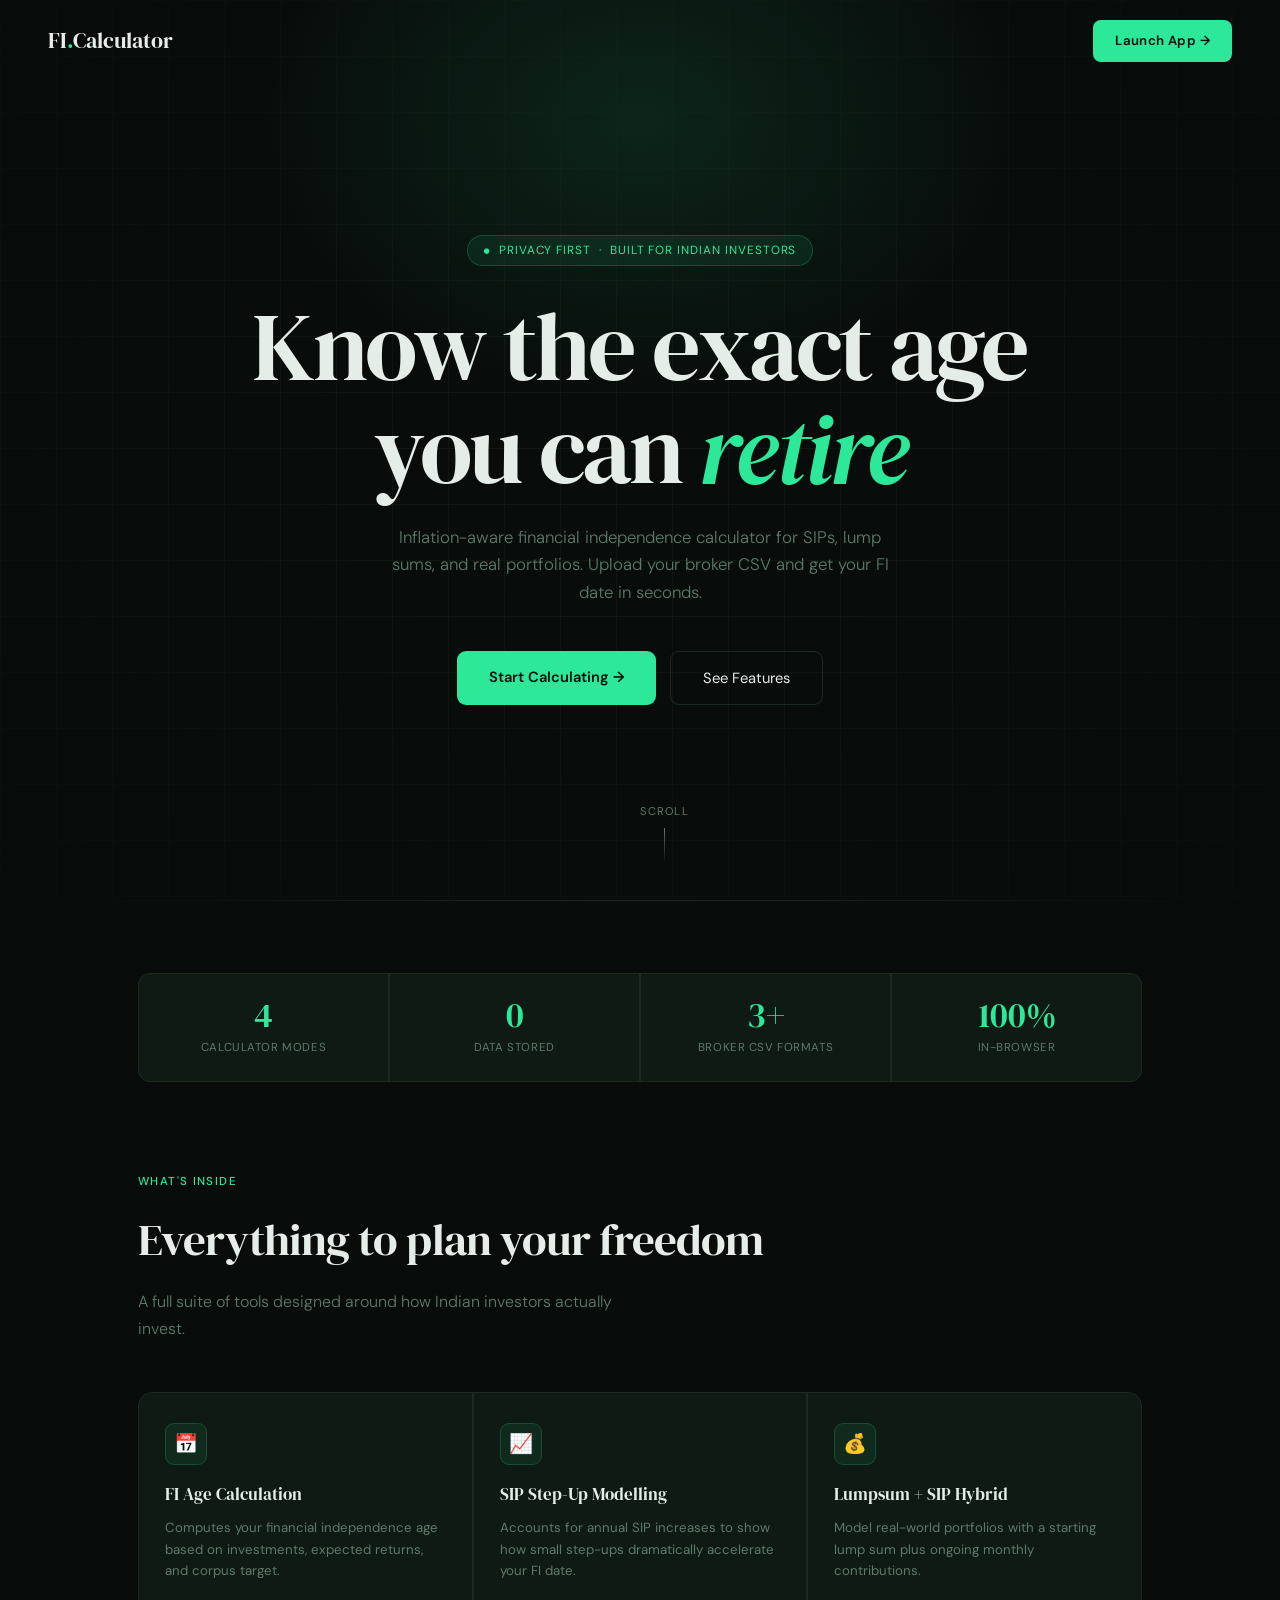
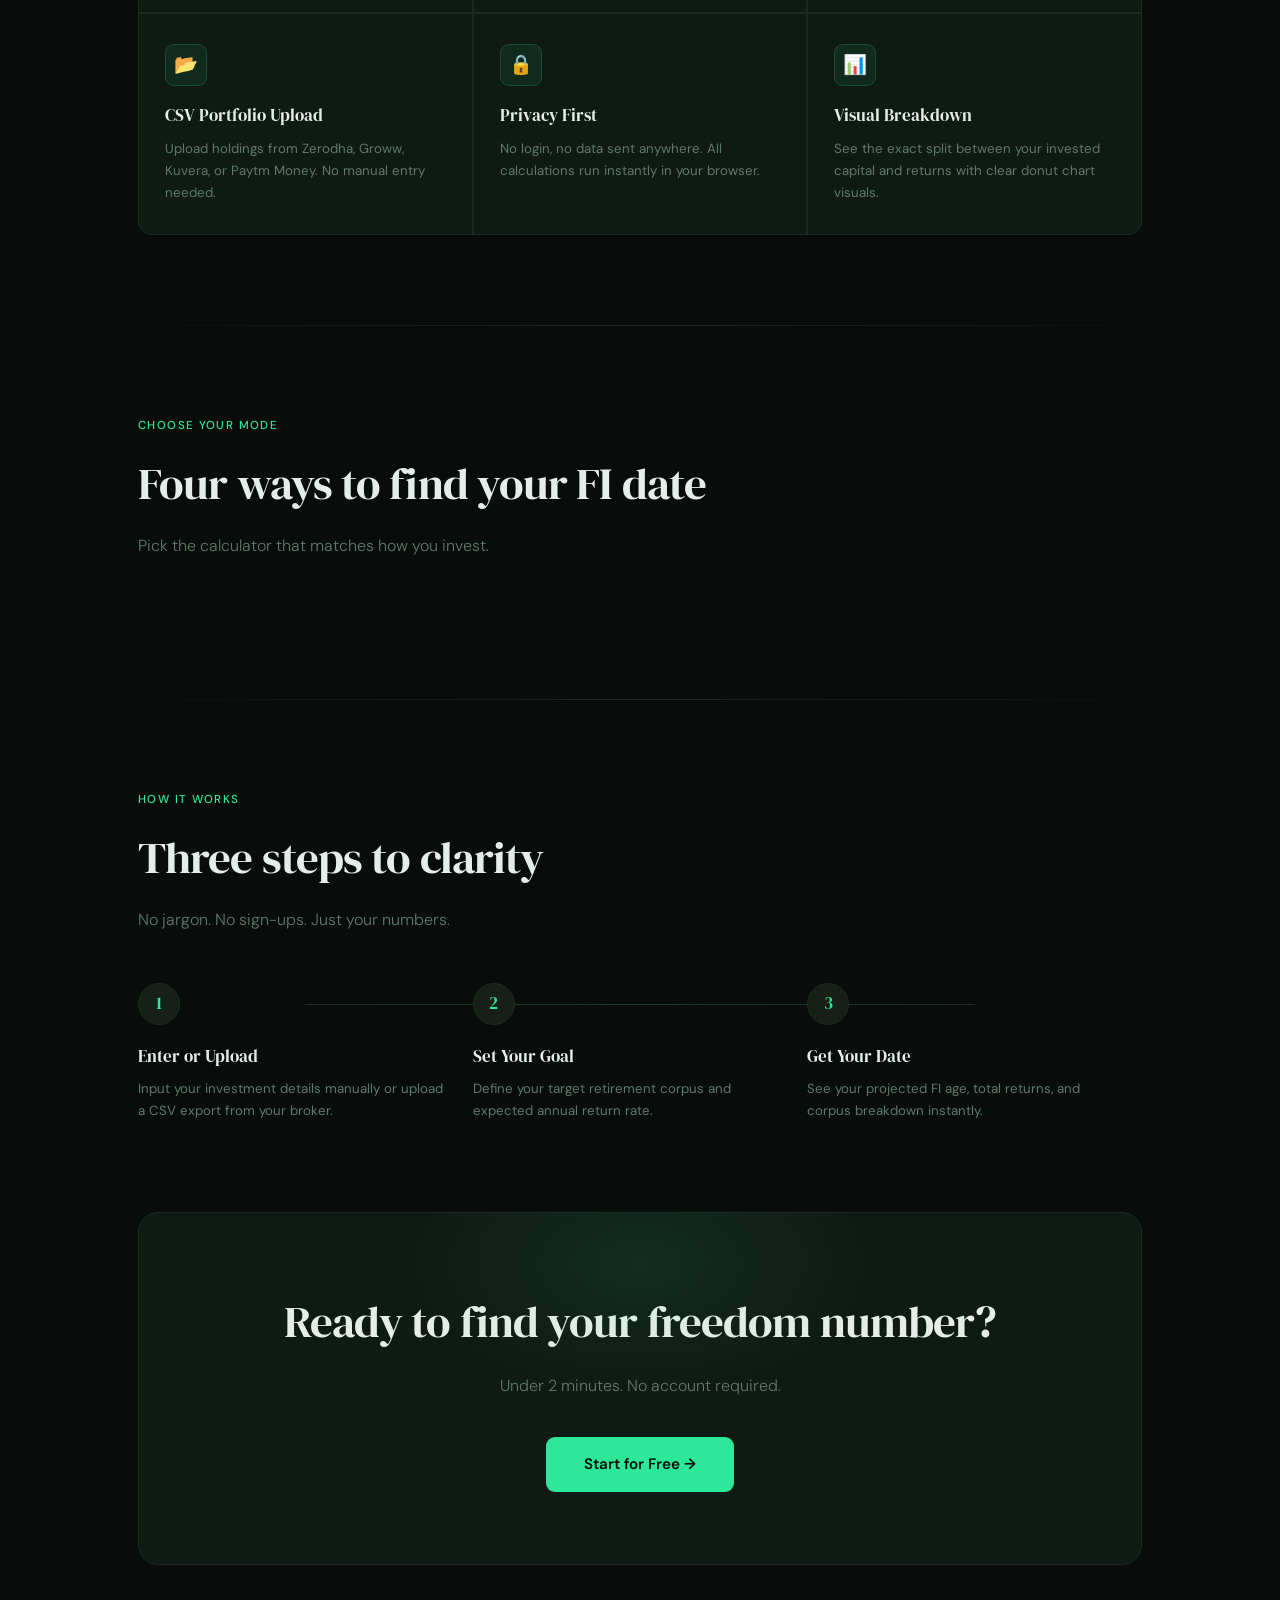
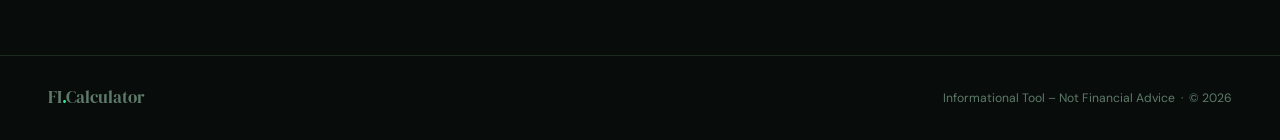
<file: index.html>
<!DOCTYPE html>
<html lang="en">
<head>
  <meta charset="UTF-8">
  <meta name="viewport" content="width=device-width, initial-scale=1.0">
  <title>FI Calculator | Financial Independence Planner</title>
  <link rel="preconnect" href="https://fonts.googleapis.com">
  <link href="https://fonts.googleapis.com/css2?family=DM+Serif+Display:ital@0;1&family=DM+Sans:opsz,wght@9..40,300;9..40,400;9..40,500;9..40,600&display=swap" rel="stylesheet">
  <style>
    :root {
      --bg:      #080d0b;
      --surface: #0f1a14;
      --surface2:#162019;
      --border:  #1c2b20;
      --accent:  #2ee89a;
      --text:    #e4ede8;
      --muted:   #5e7a6a;
      --serif:   'DM Serif Display', Georgia, serif;
      --sans:    'DM Sans', system-ui, sans-serif;
    }
    *,*::before,*::after{box-sizing:border-box;margin:0;padding:0;}
    html{scroll-behavior:smooth;}
    body{background:var(--bg);color:var(--text);font-family:var(--sans);font-weight:400;line-height:1.65;overflow-x:hidden;}

    /* NAV */
    nav{position:fixed;top:0;left:0;right:0;z-index:100;display:flex;align-items:center;justify-content:space-between;padding:20px 48px;transition:background 0.3s,border-color 0.3s,backdrop-filter 0.3s;border-bottom:1px solid transparent;}
    nav.stuck{background:rgba(8,13,11,0.88);backdrop-filter:blur(18px);border-bottom-color:var(--border);}
    .nav-logo{font-family:var(--serif);font-size:1.35rem;color:var(--text);}
    .nav-logo span{color:var(--accent);}
    .nav-btn{background:var(--accent);color:#020f08;border:none;padding:10px 22px;border-radius:8px;font-family:var(--sans);font-size:0.83rem;font-weight:600;cursor:pointer;letter-spacing:0.03em;text-decoration:none;display:inline-block;transition:background 0.2s,box-shadow 0.2s,transform 0.1s;}
    .nav-btn:hover{background:#3fffaa;box-shadow:0 4px 20px rgba(46,232,154,0.3);transform:translateY(-1px);}
    @media(max-width:600px){nav{padding:16px 20px;}}

    /* HERO */
    .hero{min-height:100vh;display:flex;flex-direction:column;align-items:center;justify-content:center;text-align:center;padding:130px 24px 90px;position:relative;overflow:hidden;}
    .hero-glow{position:absolute;top:-160px;left:50%;transform:translateX(-50%);width:760px;height:560px;background:radial-gradient(ellipse,rgba(46,232,154,0.11) 0%,transparent 70%);pointer-events:none;}
    .hero-grid{position:absolute;inset:0;background-image:linear-gradient(var(--border) 1px,transparent 1px),linear-gradient(90deg,var(--border) 1px,transparent 1px);background-size:56px 56px;opacity:0.35;mask-image:radial-gradient(ellipse 80% 80% at 50% 50%,black 20%,transparent 100%);pointer-events:none;}
    .badge{display:inline-flex;align-items:center;gap:8px;background:rgba(46,232,154,0.08);border:1px solid rgba(46,232,154,0.2);border-radius:100px;padding:5px 16px;font-size:0.74rem;letter-spacing:0.08em;color:var(--accent);text-transform:uppercase;margin-bottom:30px;animation:up 0.6s ease both;}
    .badge::before{content:'●';font-size:0.45rem;animation:blink 2s infinite;}
    @keyframes blink{0%,100%{opacity:1}50%{opacity:0.25}}
    h1.hero-h1{font-family:var(--serif);font-size:clamp(2.8rem,7.5vw,6rem);font-weight:400;line-height:1.07;letter-spacing:-0.03em;color:var(--text);max-width:840px;margin-bottom:22px;animation:up 0.6s 0.08s ease both;}
    h1.hero-h1 em{color:var(--accent);font-style:italic;}
    .hero-p{font-size:1.05rem;color:var(--muted);max-width:500px;font-weight:300;margin-bottom:44px;animation:up 0.6s 0.16s ease both;}
    .hero-btns{display:flex;gap:14px;flex-wrap:wrap;justify-content:center;animation:up 0.6s 0.24s ease both;}
    .btn-p{background:var(--accent);color:#020f08;border:none;padding:14px 32px;border-radius:9px;font-family:var(--sans);font-size:0.92rem;font-weight:600;cursor:pointer;transition:background 0.2s,box-shadow 0.2s,transform 0.1s;text-decoration:none;display:inline-block;}
    .btn-p:hover{background:#3fffaa;box-shadow:0 6px 28px rgba(46,232,154,0.32);transform:translateY(-2px);}
    .btn-o{background:transparent;color:var(--text);border:1px solid var(--border);padding:14px 32px;border-radius:9px;font-family:var(--sans);font-size:0.92rem;font-weight:400;cursor:pointer;transition:border-color 0.2s,background 0.2s;text-decoration:none;display:inline-block;}
    .btn-o:hover{border-color:rgba(46,232,154,0.35);background:rgba(46,232,154,0.04);}
    .scroll-hint{position:absolute;bottom:36px;left:50%;transform:translateX(-50%);display:flex;flex-direction:column;align-items:center;gap:8px;color:var(--muted);font-size:0.7rem;letter-spacing:0.1em;text-transform:uppercase;animation:up 0.6s 0.5s ease both;}
    .scroll-hint::after{content:'';width:1px;height:36px;background:linear-gradient(var(--muted),transparent);animation:scl 2s 1s infinite;}
    @keyframes scl{0%{opacity:0;transform:scaleY(0);transform-origin:top}50%{opacity:1;transform:scaleY(1)}100%{opacity:0;transform:scaleY(1);transform-origin:bottom}}

    /* SECTIONS */
    .sec{max-width:1100px;margin:auto;padding:90px 48px;}
    @media(max-width:680px){.sec{padding:60px 20px;}}
    .sec-label{font-size:0.72rem;letter-spacing:0.12em;text-transform:uppercase;color:var(--accent);margin-bottom:12px;font-weight:500;}
    .sec-title{font-family:var(--serif);font-size:clamp(1.9rem,3.5vw,2.9rem);font-weight:400;letter-spacing:-0.02em;color:var(--text);margin-bottom:12px;}
    .sec-desc{font-size:1rem;color:var(--muted);font-weight:300;margin-bottom:50px;max-width:520px;}
    .divider{height:1px;background:linear-gradient(90deg,transparent,var(--border),transparent);max-width:1100px;margin:0 auto;}

    /* STATS */
    .stats{display:grid;grid-template-columns:repeat(4,1fr);gap:2px;background:var(--border);border:1px solid var(--border);border-radius:12px;overflow:hidden;}
    @media(max-width:600px){.stats{grid-template-columns:1fr 1fr;}}
    .stat{background:var(--surface);padding:24px 20px;text-align:center;}
    .stat-n{font-family:var(--serif);font-size:2.2rem;color:var(--accent);line-height:1;margin-bottom:5px;}
    .stat-l{font-size:0.72rem;color:var(--muted);letter-spacing:0.05em;text-transform:uppercase;}

    /* FEATURES */
    .feat-grid{display:grid;grid-template-columns:repeat(3,1fr);gap:2px;background:var(--border);border:1px solid var(--border);border-radius:14px;overflow:hidden;}
    @media(max-width:700px){.feat-grid{grid-template-columns:1fr;}}
    .feat{background:var(--surface);padding:30px 26px;transition:background 0.2s;}
    .feat:hover{background:var(--surface2);}
    .feat-icon{width:42px;height:42px;border-radius:9px;background:rgba(46,232,154,0.08);border:1px solid rgba(46,232,154,0.18);display:flex;align-items:center;justify-content:center;font-size:1.2rem;margin-bottom:16px;}
    .feat h3{font-family:var(--serif);font-size:1.05rem;font-weight:400;color:var(--text);margin-bottom:8px;}
    .feat p{font-size:0.83rem;color:var(--muted);line-height:1.65;}

    /* CALC CARDS */
    .calc-grid{display:grid;grid-template-columns:repeat(2,1fr);gap:16px;}
    @media(max-width:600px){.calc-grid{grid-template-columns:1fr;}}
    .cc{background:var(--surface);border:1px solid var(--border);border-radius:12px;padding:26px 22px;text-decoration:none;display:block;transition:border-color 0.2s,transform 0.2s,box-shadow 0.2s;position:relative;overflow:hidden;}
    .cc::before{content:'';position:absolute;top:0;left:0;right:0;height:1px;background:linear-gradient(90deg,transparent,rgba(46,232,154,0.22),transparent);}
    .cc::after{content:'';position:absolute;inset:0;background:linear-gradient(135deg,rgba(46,232,154,0.05) 0%,transparent 60%);opacity:0;transition:opacity 0.2s;}
    .cc:hover{border-color:rgba(46,232,154,0.28);transform:translateY(-4px);box-shadow:0 14px 44px rgba(0,0,0,0.4);}
    .cc:hover::after{opacity:1;}
    .cc-tag{font-size:0.65rem;letter-spacing:0.1em;text-transform:uppercase;color:var(--accent);background:rgba(46,232,154,0.1);border-radius:4px;padding:3px 8px;display:inline-block;margin-bottom:12px;position:relative;z-index:1;}
    .cc h3{font-family:var(--serif);font-size:1.1rem;font-weight:400;color:var(--text);margin-bottom:7px;position:relative;z-index:1;}
    .cc p{font-size:0.82rem;color:var(--muted);line-height:1.6;position:relative;z-index:1;}
    .cc-arrow{margin-top:18px;color:var(--accent);font-size:1rem;display:inline-block;transition:transform 0.2s;position:relative;z-index:1;}
    .cc:hover .cc-arrow{transform:translateX(5px);}

    /* STEPS */
    .steps{display:grid;grid-template-columns:repeat(3,1fr);gap:0;position:relative;}
    @media(max-width:620px){.steps{grid-template-columns:1fr;gap:28px;}}
    .steps::before{content:'';position:absolute;top:21px;left:16.66%;right:16.66%;height:1px;background:linear-gradient(90deg,var(--border),rgba(46,232,154,0.25),var(--border));}
    @media(max-width:620px){.steps::before{display:none;}}
    .step{padding:0 24px 0 0;}
    .step-n{width:42px;height:42px;border-radius:50%;background:var(--surface2);border:1px solid var(--border);display:flex;align-items:center;justify-content:center;font-family:var(--serif);font-size:1.05rem;color:var(--accent);margin-bottom:18px;position:relative;z-index:1;}
    .step h3{font-family:var(--serif);font-size:1.05rem;font-weight:400;color:var(--text);margin-bottom:7px;}
    .step p{font-size:0.83rem;color:var(--muted);line-height:1.65;}

    /* CTA */
    .cta-wrap{max-width:1100px;margin:0 auto;padding:0 48px 90px;}
    @media(max-width:680px){.cta-wrap{padding:0 20px 60px;}}
    .cta-card{background:var(--surface);border:1px solid var(--border);border-radius:20px;padding:72px 48px;text-align:center;position:relative;overflow:hidden;}
    .cta-card::before{content:'';position:absolute;top:-80px;left:50%;transform:translateX(-50%);width:460px;height:260px;background:radial-gradient(ellipse,rgba(46,232,154,0.09) 0%,transparent 70%);pointer-events:none;}
    .cta-card h2{font-family:var(--serif);font-size:clamp(1.8rem,3.5vw,2.8rem);font-weight:400;letter-spacing:-0.02em;margin-bottom:14px;}
    .cta-card p{color:var(--muted);font-size:1rem;margin-bottom:38px;font-weight:300;}
    @media(max-width:600px){.cta-card{padding:48px 24px;}}

    /* FOOTER */
    footer{border-top:1px solid var(--border);padding:28px 48px;display:flex;align-items:center;justify-content:space-between;flex-wrap:wrap;gap:10px;}
    .f-logo{font-family:var(--serif);font-size:1.05rem;color:var(--muted);}
    .f-logo span{color:var(--accent);}
    footer p{font-size:0.76rem;color:var(--muted);}
    @media(max-width:600px){footer{padding:20px 20px;justify-content:center;text-align:center;}}

    /* REVEAL */
    .rv{opacity:0;transform:translateY(18px);transition:opacity 0.55s ease,transform 0.55s ease;}
    .rv.in{opacity:1;transform:translateY(0);}
    @keyframes up{from{opacity:0;transform:translateY(20px)}to{opacity:1;transform:translateY(0)}}
  </style>
</head>
<body>

<nav id="nav">
  <div class="nav-logo">FI<span>.</span>Calculator</div>
  <a href="page1.html" class="nav-btn">Launch App →</a>
</nav>

<div class="hero">
  <div class="hero-glow"></div>
  <div class="hero-grid"></div>
  <div class="badge">Privacy First &nbsp;·&nbsp; Built for Indian Investors</div>
  <h1 class="hero-h1">Know the exact age<br>you can <em>retire</em></h1>
  <p class="hero-p">Inflation-aware financial independence calculator for SIPs, lump sums, and real portfolios. Upload your broker CSV and get your FI date in seconds.</p>
  <div class="hero-btns">
    <a href="page1.html" class="btn-p">Start Calculating →</a>
    <a href="#features" class="btn-o">See Features</a>
  </div>
  <div class="scroll-hint">scroll</div>
</div>

<div class="divider"></div>

<div class="sec" style="padding-top:72px;padding-bottom:0;">
  <div class="stats rv">
    <div class="stat"><div class="stat-n">4</div><div class="stat-l">Calculator Modes</div></div>
    <div class="stat"><div class="stat-n">0</div><div class="stat-l">Data Stored</div></div>
    <div class="stat"><div class="stat-n">3+</div><div class="stat-l">Broker CSV Formats</div></div>
    <div class="stat"><div class="stat-n">100%</div><div class="stat-l">In-Browser</div></div>
  </div>
</div>

<div class="sec" id="features">
  <div class="rv">
    <div class="sec-label">What's inside</div>
    <h2 class="sec-title">Everything to plan your freedom</h2>
    <p class="sec-desc">A full suite of tools designed around how Indian investors actually invest.</p>
  </div>
  <div class="feat-grid rv">
    <div class="feat"><div class="feat-icon">📅</div><h3>FI Age Calculation</h3><p>Computes your financial independence age based on investments, expected returns, and corpus target.</p></div>
    <div class="feat"><div class="feat-icon">📈</div><h3>SIP Step-Up Modelling</h3><p>Accounts for annual SIP increases to show how small step-ups dramatically accelerate your FI date.</p></div>
    <div class="feat"><div class="feat-icon">💰</div><h3>Lumpsum + SIP Hybrid</h3><p>Model real-world portfolios with a starting lump sum plus ongoing monthly contributions.</p></div>
    <div class="feat"><div class="feat-icon">📂</div><h3>CSV Portfolio Upload</h3><p>Upload holdings from Zerodha, Groww, Kuvera, or Paytm Money. No manual entry needed.</p></div>
    <div class="feat"><div class="feat-icon">🔒</div><h3>Privacy First</h3><p>No login, no data sent anywhere. All calculations run instantly in your browser.</p></div>
    <div class="feat"><div class="feat-icon">📊</div><h3>Visual Breakdown</h3><p>See the exact split between your invested capital and returns with clear donut chart visuals.</p></div>
  </div>
</div>

<div class="divider"></div>

<div class="sec">
  <div class="rv">
    <div class="sec-label">Choose your mode</div>
    <h2 class="sec-title">Four ways to find your FI date</h2>
    <p class="sec-desc">Pick the calculator that matches how you invest.</p>
  </div>
</div>

<div class="divider"></div>

<div class="sec">
  <div class="rv">
    <div class="sec-label">How it works</div>
    <h2 class="sec-title">Three steps to clarity</h2>
    <p class="sec-desc" style="margin-bottom:50px;">No jargon. No sign-ups. Just your numbers.</p>
  </div>
  <div class="steps rv">
    <div class="step"><div class="step-n">1</div><h3>Enter or Upload</h3><p>Input your investment details manually or upload a CSV export from your broker.</p></div>
    <div class="step"><div class="step-n">2</div><h3>Set Your Goal</h3><p>Define your target retirement corpus and expected annual return rate.</p></div>
    <div class="step"><div class="step-n">3</div><h3>Get Your Date</h3><p>See your projected FI age, total returns, and corpus breakdown instantly.</p></div>
  </div>
</div>

<div class="cta-wrap rv">
  <div class="cta-card">
    <h2>Ready to find your freedom number?</h2>
    <p>Under 2 minutes. No account required.</p>
    <a href="page1.html" class="btn-p" style="font-size:0.95rem;padding:15px 38px;">Start for Free →</a>
  </div>
</div>

<footer>
  <div class="f-logo">FI<span>.</span>Calculator</div>
  <p>Informational Tool – Not Financial Advice &nbsp;·&nbsp; © 2026</p>
</footer>

<script>
  const nav = document.getElementById('nav');
  window.addEventListener('scroll', () => nav.classList.toggle('stuck', scrollY > 30));
  const obs = new IntersectionObserver(entries => {
    entries.forEach(e => { if (e.isIntersecting) { e.target.classList.add('in'); obs.unobserve(e.target); } });
  }, { threshold: 0.1 });
  document.querySelectorAll('.rv').forEach(el => obs.observe(el));
</script>
</body>
</html>
</file>
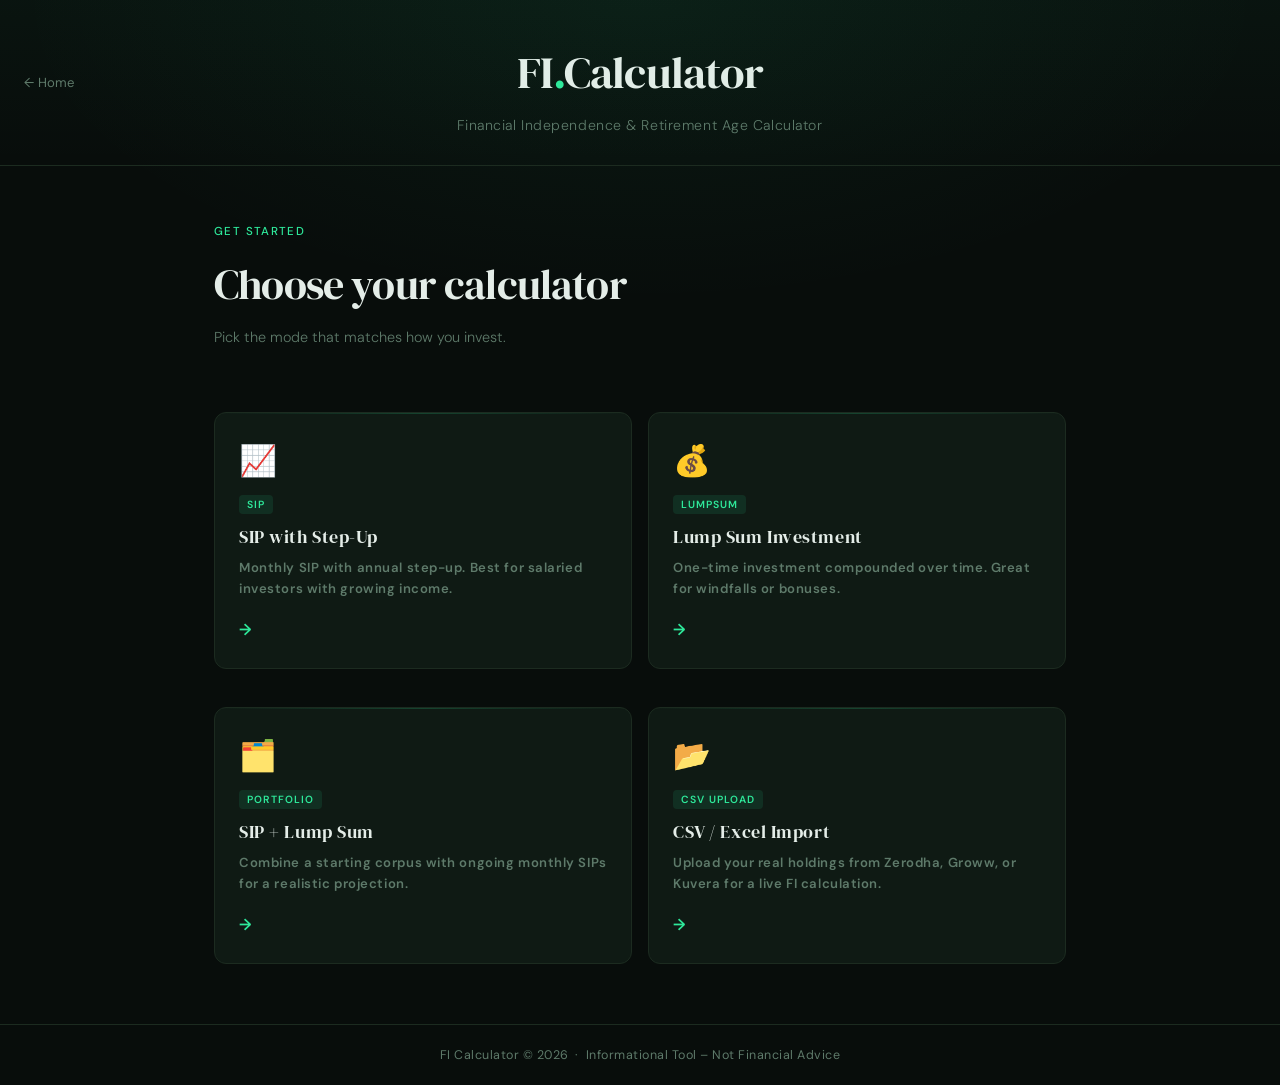
<file: page1.html>
<!DOCTYPE html>
<html lang="en">
<head>
  <meta charset="UTF-8">
  <meta name="viewport" content="width=device-width, initial-scale=1.0">
  <title>FI Calculator – Choose Mode</title>
  <link rel="stylesheet" href="fi-theme.css">
  <style>
    main {
      display: block;
      max-width: 900px;
      padding: 56px 24px 60px;
    }
    .chooser-label {
      font-size: 0.72rem;
      letter-spacing: 0.12em;
      text-transform: uppercase;
      color: var(--accent);
      margin-bottom: 10px;
      font-weight: 500;
    }
    .chooser-title {
      font-family: var(--serif);
      font-size: clamp(1.7rem, 3.5vw, 2.6rem);
      font-weight: 400;
      color: var(--text);
      letter-spacing: -0.02em;
      margin-bottom: 6px;
    }
    .chooser-sub {
      color: var(--muted);
      font-size: 0.9rem;
      margin-bottom: 40px;
      font-weight: 300;
    }
    .mode-grid {
      display: grid;
      grid-template-columns: repeat(2, 1fr);
      gap: 16px;
    }
    @media(max-width:580px){ .mode-grid{ grid-template-columns:1fr; } }
    .mode-card {
      background: var(--surface);
      border: 1px solid var(--border);
      border-radius: var(--r);
      padding: 28px 24px;
      cursor: pointer;
      text-align: left;
      transition: border-color 0.2s, transform 0.2s, box-shadow 0.2s;
      position: relative;
      overflow: hidden;
      width: 100%;
      animation: fadeUp 0.45s ease both;
    }
    .mode-card:nth-child(1){ animation-delay:0.0s; }
    .mode-card:nth-child(2){ animation-delay:0.06s; }
    .mode-card:nth-child(3){ animation-delay:0.12s; }
    .mode-card:nth-child(4){ animation-delay:0.18s; }
    .mode-card::before {
      content:'';
      position:absolute; top:0; left:0; right:0; height:1px;
      background: linear-gradient(90deg, transparent, rgba(46,232,154,0.2), transparent);
    }
    .mode-card::after {
      content:'';
      position:absolute; inset:0;
      background: linear-gradient(135deg, rgba(46,232,154,0.05) 0%, transparent 60%);
      opacity:0;
      transition:opacity 0.2s;
    }
    .mode-card:hover {
      border-color: rgba(46,232,154,0.3);
      transform: translateY(-3px);
      box-shadow: 0 12px 40px rgba(0,0,0,0.4);
    }
    .mode-card:hover::after { opacity:1; }
    .mode-icon {
      font-size: 1.9rem;
      margin-bottom: 14px;
      display: block;
      position: relative; z-index:1;
    }
    .mode-chip {
      font-size: 0.65rem;
      letter-spacing: 0.1em;
      text-transform: uppercase;
      color: var(--accent);
      background: rgba(46,232,154,0.1);
      border-radius: 4px;
      padding: 3px 8px;
      display: inline-block;
      margin-bottom: 10px;
      position: relative; z-index:1;
    }
    .mode-card h3 {
      font-family: var(--serif);
      font-size: 1.15rem;
      font-weight: 400;
      color: var(--text);
      margin-bottom: 8px;
      position: relative; z-index:1;
    }
    .mode-card p {
      font-size: 0.82rem;
      color: var(--muted);
      line-height: 1.6;
      position: relative; z-index:1;
    }
    .mode-arrow {
      margin-top: 20px;
      color: var(--accent);
      font-size: 1rem;
      display: inline-block;
      transition: transform 0.2s;
      position: relative; z-index:1;
    }
    .mode-card:hover .mode-arrow { transform: translateX(5px); }
  </style>
</head>
<body>
<header>
  <a href="index.html" class="nav-back">← Home</a>
  <h1>FI<span class="dot">.</span>Calculator</h1>
  <p>Financial Independence & Retirement Age Calculator</p>
</header>

<main>
  <div class="chooser-label">Get started</div>
  <h2 class="chooser-title">Choose your calculator</h2>
  <p class="chooser-sub">Pick the mode that matches how you invest.</p>

  <div class="mode-grid">
    <button class="mode-card" onclick="location.href='FICalculatorSIP.html'">
      <span class="mode-icon">📈</span>
      <div class="mode-chip">SIP</div>
      <h3>SIP with Step-Up</h3>
      <p>Monthly SIP with annual step-up. Best for salaried investors with growing income.</p>
      <div class="mode-arrow">→</div>
    </button>

    <button class="mode-card" onclick="location.href='FICalculatorLumpsum.html'">
      <span class="mode-icon">💰</span>
      <div class="mode-chip">Lumpsum</div>
      <h3>Lump Sum Investment</h3>
      <p>One-time investment compounded over time. Great for windfalls or bonuses.</p>
      <div class="mode-arrow">→</div>
    </button>

    <button class="mode-card" onclick="location.href='FICalculatorSIP+Lumpsum.html'">
      <span class="mode-icon">🗂️</span>
      <div class="mode-chip">Portfolio</div>
      <h3>SIP + Lump Sum</h3>
      <p>Combine a starting corpus with ongoing monthly SIPs for a realistic projection.</p>
      <div class="mode-arrow">→</div>
    </button>

    <button class="mode-card" onclick="location.href='FICalculatorCSV.html'">
      <span class="mode-icon">📂</span>
      <div class="mode-chip">CSV Upload</div>
      <h3>CSV / Excel Import</h3>
      <p>Upload your real holdings from Zerodha, Groww, or Kuvera for a live FI calculation.</p>
      <div class="mode-arrow">→</div>
    </button>
  </div>
</main>

<footer>
  <p>FI Calculator © 2026 &nbsp;·&nbsp; Informational Tool – Not Financial Advice</p>
</footer>
</body>
</html>
</file>
<file: fi-theme.css>
/* ═══════════════════════════════════════════════════
   FI CALCULATOR — SHARED DESIGN SYSTEM
   Dark wealth · Editorial finance · DM Serif + DM Sans
═══════════════════════════════════════════════════ */
@import url('https://fonts.googleapis.com/css2?family=DM+Serif+Display:ital@0;1&family=DM+Sans:opsz,wght@9..40,300;9..40,400;9..40,500;9..40,600&display=swap');

:root {
  --bg:       #080d0b;
  --surface:  #0f1a14;
  --surface2: #162019;
  --border:   #1c2b20;
  --accent:   #2ee89a;
  --accent-d: #1cc97f;
  --text:     #e4ede8;
  --muted:    #5e7a6a;
  --danger:   #ff6b6b;
  --gold:     #f0c060;
  --serif:    'DM Serif Display', Georgia, serif;
  --sans:     'DM Sans', system-ui, sans-serif;
  --r:        12px;
  --shadow:   0 0 0 1px var(--border), 0 8px 32px rgba(0,0,0,0.4);
}

*,*::before,*::after { box-sizing:border-box; margin:0; padding:0; }
html { scroll-behavior:smooth; }

body {
  background: var(--bg);
  color: var(--text);
  font-family: var(--sans);
  font-weight: 400;
  line-height: 1.65;
  min-height: 100vh;
  background-image: radial-gradient(ellipse 70% 40% at 50% 0%, rgba(46,232,154,0.06) 0%, transparent 70%);
}

/* ── Header ── */
header {
  border-bottom: 1px solid var(--border);
  padding: 36px 32px 28px;
  text-align: center;
  position: relative;
  overflow: hidden;
}
header::after {
  content:'';
  position:absolute; inset:0;
  background: linear-gradient(180deg, rgba(46,232,154,0.03) 0%, transparent 100%);
  pointer-events:none;
}
header h1 {
  font-family: var(--serif);
  font-size: clamp(1.8rem, 4vw, 2.8rem);
  font-weight: 400;
  letter-spacing: -0.02em;
  color: var(--text);
  margin-bottom: 4px;
}
header h1 .dot { color: var(--accent); }
header p {
  font-size: 0.88rem;
  color: var(--muted);
  letter-spacing: 0.04em;
  font-weight: 300;
}
header .page-tag {
  display: inline-block;
  margin-top: 10px;
  font-size: 0.7rem;
  letter-spacing: 0.1em;
  text-transform: uppercase;
  color: var(--accent);
  background: rgba(46,232,154,0.1);
  border: 1px solid rgba(46,232,154,0.2);
  border-radius: 100px;
  padding: 4px 12px;
}
.nav-back {
  position: absolute;
  left: 24px; top: 50%; transform: translateY(-50%);
  color: var(--muted);
  font-size: 0.82rem;
  text-decoration: none;
  transition: color 0.2s;
  display: flex; align-items: center; gap: 6px;
  z-index: 2;
}
.nav-back:hover { color: var(--accent); }

/* ── Main layout ── */
main {
  max-width: 960px;
  margin: auto;
  padding: 48px 24px;
  display: grid;
  grid-template-columns: 1fr 1fr;
  gap: 24px;
}
@media(max-width:680px) {
  main { grid-template-columns:1fr; padding:28px 16px; }
  .nav-back { position:static; transform:none; display:inline-flex; margin:16px 0 0 16px; }
}

/* ── Cards ── */
.card {
  background: var(--surface);
  border: 1px solid var(--border);
  border-radius: var(--r);
  padding: 28px;
  position: relative;
  transition: border-color 0.25s, box-shadow 0.25s;
  overflow: hidden;
  animation: fadeUp 0.45s ease both;
}
.card:nth-child(2) { animation-delay: 0.08s; }
.card::before {
  content:'';
  position:absolute; top:0; left:0; right:0; height:1px;
  background: linear-gradient(90deg, transparent, rgba(46,232,154,0.25), transparent);
}
.card:hover {
  border-color: rgba(46,232,154,0.18);
  box-shadow: 0 0 40px rgba(46,232,154,0.06);
}
.card h2 {
  font-family: var(--serif);
  font-size: 1.3rem;
  font-weight: 400;
  color: var(--text);
  margin-bottom: 20px;
  letter-spacing: -0.01em;
}

/* ── Inputs ── */
label {
  display: block;
  margin-top: 16px;
  font-size: 0.72rem;
  font-weight: 500;
  letter-spacing: 0.09em;
  text-transform: uppercase;
  color: var(--muted);
}
input[type="number"], input[type="text"] {
  width: 100%;
  margin-top: 6px;
  padding: 11px 14px;
  background: var(--surface2);
  border: 1px solid var(--border);
  border-radius: 8px;
  color: var(--text);
  font-family: var(--sans);
  font-size: 0.95rem;
  outline: none;
  transition: border-color 0.2s, box-shadow 0.2s;
  -moz-appearance: textfield;
}
input::-webkit-inner-spin-button { -webkit-appearance:none; }
input:focus {
  border-color: var(--accent);
  box-shadow: 0 0 0 3px rgba(46,232,154,0.1);
}
input::placeholder { color: var(--muted); opacity:0.55; }

/* ── Buttons ── */
button, .btn {
  display: block;
  margin-top: 22px;
  width: 100%;
  padding: 13px 20px;
  background: var(--accent);
  color: #020f08;
  border: none;
  border-radius: 8px;
  font-family: var(--sans);
  font-size: 0.88rem;
  font-weight: 600;
  letter-spacing: 0.04em;
  cursor: pointer;
  transition: background 0.2s, transform 0.1s, box-shadow 0.2s;
  text-align: center;
  text-decoration: none;
  position: relative;
  overflow: hidden;
}
button::after, .btn::after {
  content:'';
  position:absolute; inset:0;
  background: linear-gradient(180deg, rgba(255,255,255,0.1) 0%, transparent 60%);
  pointer-events:none;
}
button:hover, .btn:hover {
  background: #3fffaa;
  box-shadow: 0 4px 20px rgba(46,232,154,0.28);
  transform: translateY(-1px);
}
button:active, .btn:active { transform:translateY(0); }

/* ── Result area ── */
.result { text-align: center; }
.result h2 { margin-bottom: 12px; }
.result h3 {
  font-size: 0.72rem;
  letter-spacing: 0.1em;
  text-transform: uppercase;
  color: var(--muted);
  margin: 24px 0 8px;
}
#output {
  font-family: var(--serif);
  font-size: 1.15rem;
  color: var(--accent);
  font-style: italic;
  line-height: 1.5;
  min-height: 48px;
  padding: 16px;
  background: rgba(46,232,154,0.04);
  border-radius: 8px;
  border: 1px solid rgba(46,232,154,0.12);
}
#donutChart {
  max-width: 260px;
  margin: 16px auto;
  display: block;
}

/* ── Footer ── */
footer {
  border-top: 1px solid var(--border);
  text-align: center;
  padding: 20px 24px;
  font-size: 0.78rem;
  color: var(--muted);
  letter-spacing: 0.04em;
}

/* ── Animations ── */
@keyframes fadeUp {
  from { opacity:0; transform:translateY(18px); }
  to   { opacity:1; transform:translateY(0); }
}

/* ── Optional tag ── */
.optional-tag {
  font-size: 0.65rem;
  color: var(--muted);
  font-weight: 400;
  text-transform: none;
  letter-spacing: 0;
  margin-left: 4px;
}
/* ═══════════════════════════════════════════
   csv.css — Styles for FICalculatorCSV.html
   Extends fi-theme.css
═══════════════════════════════════════════ */

#csvMain {
  display: block;
  max-width: 980px;
  padding: 40px 24px 60px;
}

.two-col {
  display: grid;
  grid-template-columns: 1fr 1fr;
  gap: 20px;
}
@media(max-width:680px) { .two-col { grid-template-columns: 1fr; } }

/* ── Upload zone ── */
.upload-zone {
  border: 2px dashed var(--border);
  border-radius: var(--r);
  padding: 44px 20px;
  text-align: center;
  cursor: pointer;
  transition: border-color 0.2s, background 0.2s;
  background: var(--surface2);
  position: relative;
}
.upload-zone:hover,
.upload-zone.dragover {
  border-color: var(--accent);
  background: rgba(46,232,154,0.04);
}
.upload-zone input[type="file"] {
  position: absolute;
  inset: 0;
  opacity: 0;
  cursor: pointer;
  width: 100%;
  height: 100%;
}
.upload-icon { font-size: 2.4rem; margin-bottom: 12px; }
.upload-zone strong {
  display: block;
  font-size: 0.95rem;
  color: var(--text);
  margin-bottom: 6px;
}
.upload-zone span { font-size: 0.8rem; color: var(--muted); }
.upload-formats {
  margin-top: 10px;
  font-size: 0.72rem;
  color: var(--muted);
  letter-spacing: 0.06em;
  text-transform: uppercase;
}
.upload-filename {
  margin-top: 14px;
  font-size: 0.8rem;
  color: var(--accent);
  display: none;
  align-items: center;
  justify-content: center;
  gap: 6px;
}
.upload-filename.show { display: flex; }

/* ── Messages ── */
.msg {
  padding: 12px 16px;
  border-radius: 8px;
  font-size: 0.82rem;
  line-height: 1.5;
  margin-top: 12px;
  display: none;
}
.msg.show   { display: block; }
.msg-error  { background: rgba(255,107,107,0.08); border: 1px solid rgba(255,107,107,0.3); color: #ff9999; }
.msg-warn   { background: rgba(240,192,96,0.07);  border: 1px solid rgba(240,192,96,0.25); color: #e8bb55; }

/* ── Sample & Reset buttons ── */
.sample-btn {
  display: inline-flex;
  align-items: center;
  gap: 6px;
  margin-top: 14px;
  font-size: 0.8rem;
  color: var(--accent);
  cursor: pointer;
  background: none;
  border: 1px solid rgba(46,232,154,0.25);
  border-radius: 6px;
  padding: 6px 14px;
  font-family: var(--sans);
  width: auto;
  letter-spacing: 0.02em;
  transition: background 0.2s, border-color 0.2s;
}
.sample-btn::after { display: none; }
.sample-btn:hover  { background: rgba(46,232,154,0.08); border-color: var(--accent); box-shadow: none; transform: none; }

.btn-reset {
  margin-top: 10px;
  background: var(--surface2);
  color: var(--muted);
  border: 1px solid var(--border);
  box-shadow: none;
}
.btn-reset:hover { background: var(--surface); box-shadow: none; transform: none; }

/* ── Broker guide ── */
.broker-guide {
  margin-top: 20px;
  padding: 16px;
  background: var(--surface2);
  border: 1px solid var(--border);
  border-radius: 8px;
  font-size: 0.8rem;
  color: var(--muted);
  line-height: 1.8;
}
.broker-guide strong { color: var(--accent); font-weight: 500; }

/* ── Summary strip ── */
.summary-strip {
  display: grid;
  grid-template-columns: repeat(4, 1fr);
  gap: 2px;
  background: var(--border);
  border: 1px solid var(--border);
  border-radius: var(--r);
  overflow: hidden;
  margin-bottom: 20px;
}
@media(max-width:600px) { .summary-strip { grid-template-columns: 1fr 1fr; } }

.sum-box { background: var(--surface); padding: 20px 18px; text-align: center; }
.sum-box .slabel { font-size: 0.68rem; letter-spacing: 0.09em; text-transform: uppercase; color: var(--muted); margin-bottom: 6px; }
.sum-box .sval   { font-family: var(--serif); font-size: 1.5rem; color: var(--accent); line-height: 1.1; }
.sum-box .sval.neg { color: var(--danger); }

/* ── Holdings table ── */
.table-wrap { overflow-x: auto; }
table { width: 100%; border-collapse: collapse; font-size: 0.82rem; }
thead tr { background: var(--surface2); border-bottom: 1px solid var(--border); }
th { padding: 10px 14px; text-align: left; font-weight: 500; font-size: 0.7rem; letter-spacing: 0.07em; text-transform: uppercase; color: var(--muted); }
td { padding: 11px 14px; border-bottom: 1px solid var(--border); color: var(--text); vertical-align: middle; }
tbody tr:hover { background: rgba(46,232,154,0.03); }

.chip { display: inline-block; padding: 2px 9px; border-radius: 100px; font-size: 0.68rem; font-weight: 500; letter-spacing: 0.05em; }
.chip-sip    { background: rgba(46,232,154,0.12); color: #2ee89a; }
.chip-lump   { background: rgba(96,165,250,0.12);  color: #7db8ff; }
.chip-equity { background: rgba(240,192,96,0.12);  color: #f0c060; }
.chip-debt   { background: rgba(167,139,250,0.12); color: #c4b0ff; }

.ret-pos { color: var(--accent); font-weight: 500; }
.ret-neg { color: var(--danger); font-weight: 500; }

/* ── FI hero result ── */
.fi-hero {
  background: linear-gradient(135deg, #0d1f17 0%, #0f1a14 100%);
  border: 1px solid rgba(46,232,154,0.2);
  border-radius: var(--r);
  padding: 40px 32px;
  text-align: center;
  margin-bottom: 20px;
  position: relative;
  overflow: hidden;
}
.fi-hero::before {
  content: '';
  position: absolute;
  top: -80px; left: 50%; transform: translateX(-50%);
  width: 400px; height: 240px;
  background: radial-gradient(ellipse, rgba(46,232,154,0.12) 0%, transparent 70%);
  pointer-events: none;
}
.fi-hero .fi-label  { font-size: 0.72rem; letter-spacing: 0.12em; text-transform: uppercase; color: var(--muted); margin-bottom: 10px; }
.fi-hero .fi-number { font-family: var(--serif); font-size: clamp(4rem, 10vw, 6rem); line-height: 1; color: var(--accent); margin-bottom: 10px; }
.fi-hero .fi-sub    { font-family: var(--serif); font-style: italic; font-size: 1.05rem; color: var(--text); opacity: 0.85; }
.fi-hero .fi-fail   { font-family: var(--serif); font-style: italic; font-size: 1rem; color: var(--danger); }

/* ── Result row ── */
.result-row {
  display: grid;
  grid-template-columns: 1fr 1fr;
  gap: 20px;
}
@media(max-width:680px) { .result-row { grid-template-columns: 1fr; } }

.proj-table { width: 100%; }
.proj-table td { padding: 10px 0; border-bottom: 1px solid var(--border); font-size: 0.85rem; }
.proj-table td:first-child { color: var(--muted); }
.proj-table td:last-child  { text-align: right; font-weight: 500; color: var(--text); }
.proj-table tr:last-child td { border-bottom: none; }

#csvDonut { max-width: 220px; margin: 16px auto; display: block; }

/* ── Utilities ── */
.hidden       { display: none; }
.section-gap  { margin-top: 28px; }
</file>
